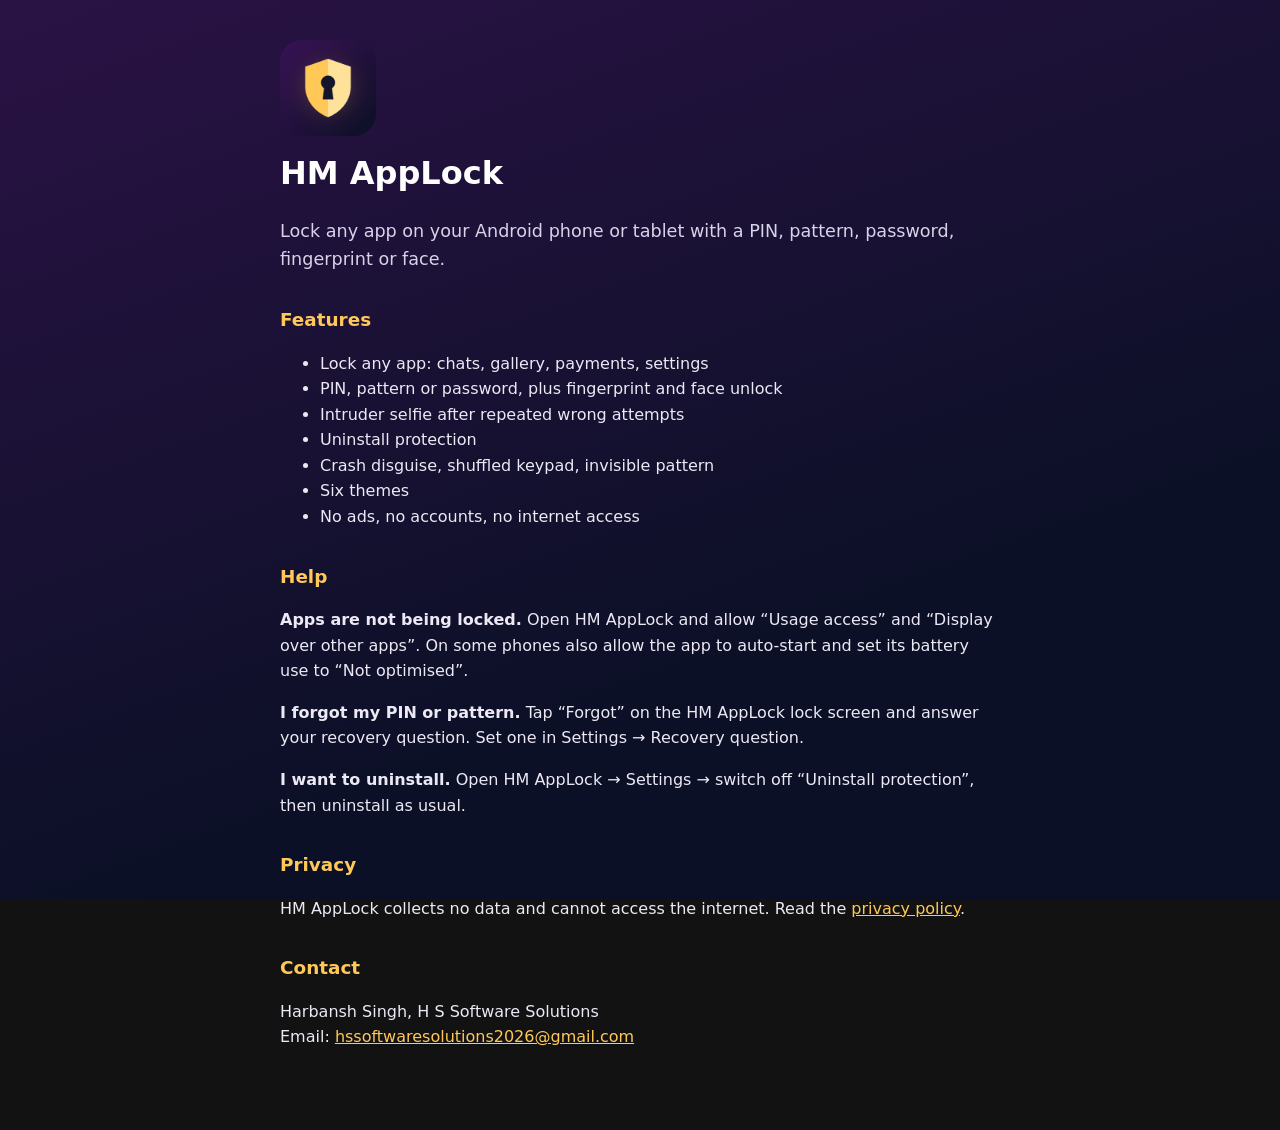
<file: index.html>
<!DOCTYPE html>
<html lang="en">
<head>
<meta charset="utf-8">
<meta name="viewport" content="width=device-width, initial-scale=1">
<title>HM AppLock – Lock any app on your phone</title>
<link rel="stylesheet" href="style.css">
</head>
<body>
<main>
<img class="icon" src="icon.png" alt="HM AppLock icon" width="96" height="96">
<h1>HM AppLock</h1>
<p class="lead">Lock any app on your Android phone or tablet with a PIN, pattern, password, fingerprint or face.</p>

<h2>Features</h2>
<ul>
<li>Lock any app: chats, gallery, payments, settings</li>
<li>PIN, pattern or password, plus fingerprint and face unlock</li>
<li>Intruder selfie after repeated wrong attempts</li>
<li>Uninstall protection</li>
<li>Crash disguise, shuffled keypad, invisible pattern</li>
<li>Six themes</li>
<li>No ads, no accounts, no internet access</li>
</ul>

<h2>Help</h2>
<p><strong>Apps are not being locked.</strong> Open HM AppLock and allow “Usage access” and “Display over other apps”.
On some phones also allow the app to auto-start and set its battery use to “Not optimised”.</p>
<p><strong>I forgot my PIN or pattern.</strong> Tap “Forgot” on the HM AppLock lock screen and answer your recovery
question. Set one in Settings → Recovery question.</p>
<p><strong>I want to uninstall.</strong> Open HM AppLock → Settings → switch off “Uninstall protection”, then uninstall as usual.</p>

<h2>Privacy</h2>
<p>HM AppLock collects no data and cannot access the internet. Read the <a href="privacy.html">privacy policy</a>.</p>

<h2>Contact</h2>
<p>Harbansh Singh, H S Software Solutions<br>
Email: <a href="mailto:hssoftwaresolutions2026@gmail.com">hssoftwaresolutions2026@gmail.com</a></p>
</main>
</body>
</html>
</file>
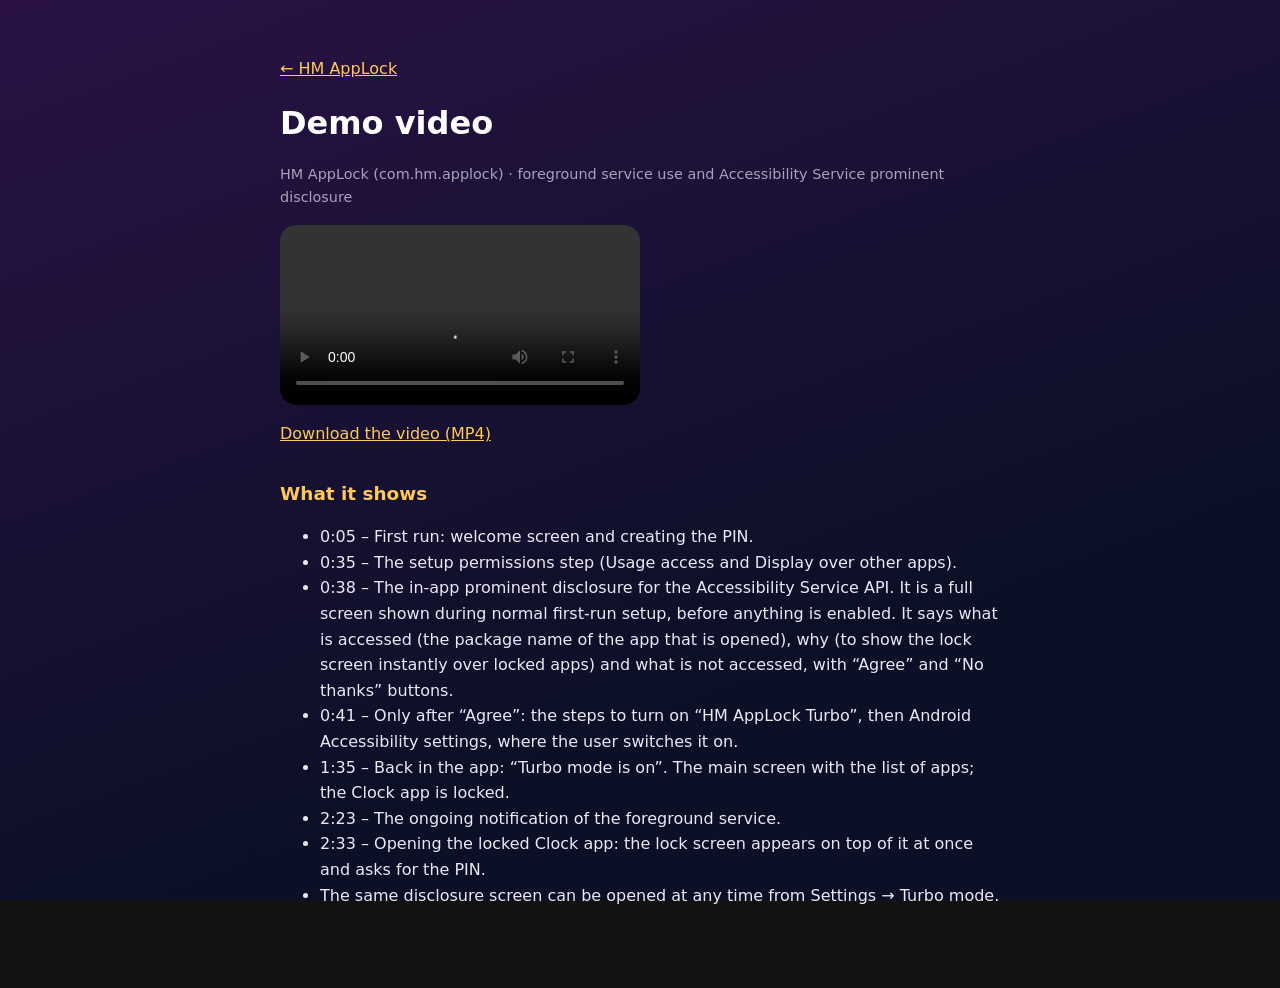
<file: demo.html>
<!DOCTYPE html>
<html lang="en">
<head>
<meta charset="utf-8">
<meta name="viewport" content="width=device-width, initial-scale=1">
<title>HM AppLock – Demo video</title>
<link rel="stylesheet" href="style.css">
</head>
<body>
<main>
<p><a href="index.html">← HM AppLock</a></p>
<h1>Demo video</h1>
<p class="muted">HM AppLock (com.hm.applock) · foreground service use and Accessibility Service prominent disclosure</p>
<video src="demo.mp4?v=3" controls playsinline style="width:100%;max-width:360px;border-radius:16px;display:block;margin:16px 0"></video>
<p><a href="demo.mp4?v=3">Download the video (MP4)</a></p>
<h2>What it shows</h2>
<ul>
<li>0:05 – First run: welcome screen and creating the PIN.</li>
<li>0:35 – The setup permissions step (Usage access and Display over other apps).</li>
<li>0:38 – The in-app prominent disclosure for the Accessibility Service API. It is a full screen shown during normal first-run setup, before anything is enabled. It says what is accessed (the package name of the app that is opened), why (to show the lock screen instantly over locked apps) and what is not accessed, with “Agree” and “No thanks” buttons.</li>
<li>0:41 – Only after “Agree”: the steps to turn on “HM AppLock Turbo”, then Android Accessibility settings, where the user switches it on.</li>
<li>1:35 – Back in the app: “Turbo mode is on”. The main screen with the list of apps; the Clock app is locked.</li>
<li>2:23 – The ongoing notification of the foreground service.</li>
<li>2:33 – Opening the locked Clock app: the lock screen appears on top of it at once and asks for the PIN.</li>
<li>The same disclosure screen can be opened at any time from Settings → Turbo mode.</li>
</ul>
</main>
</body>
</html>
</file>
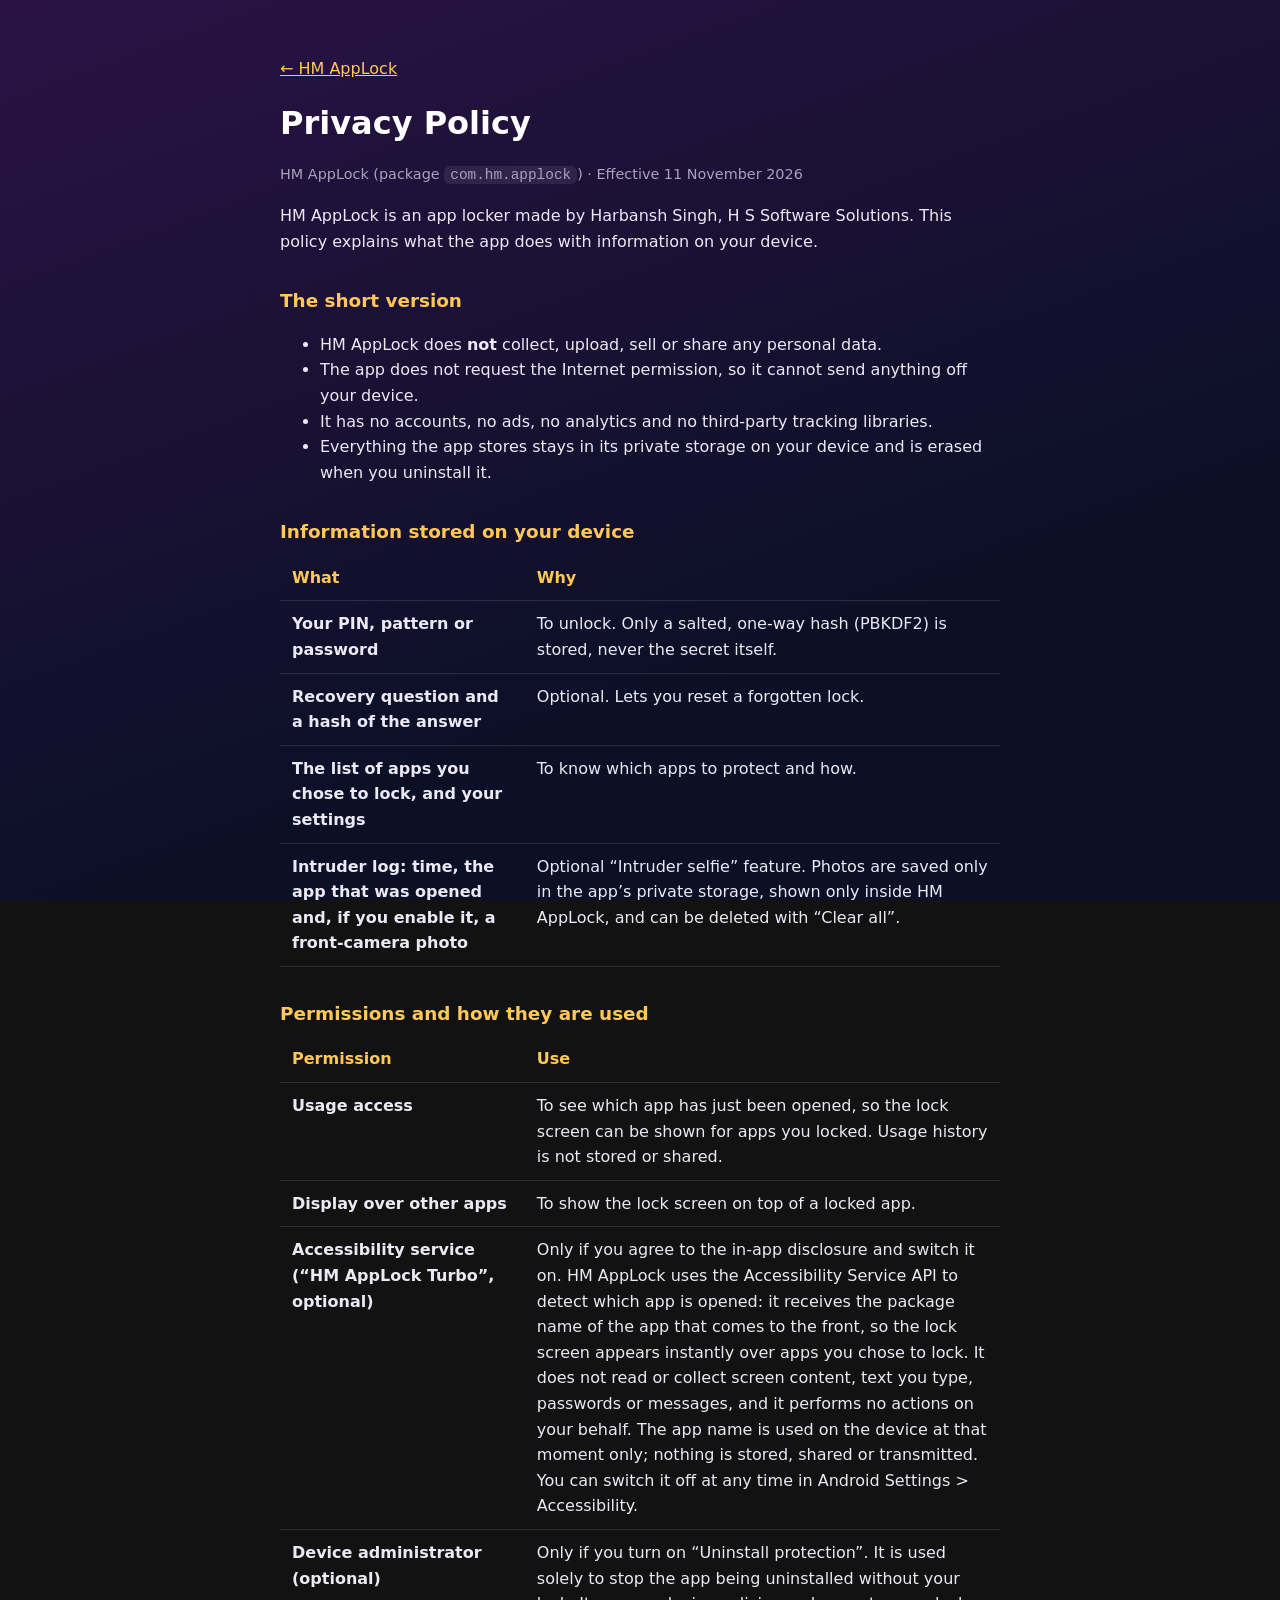
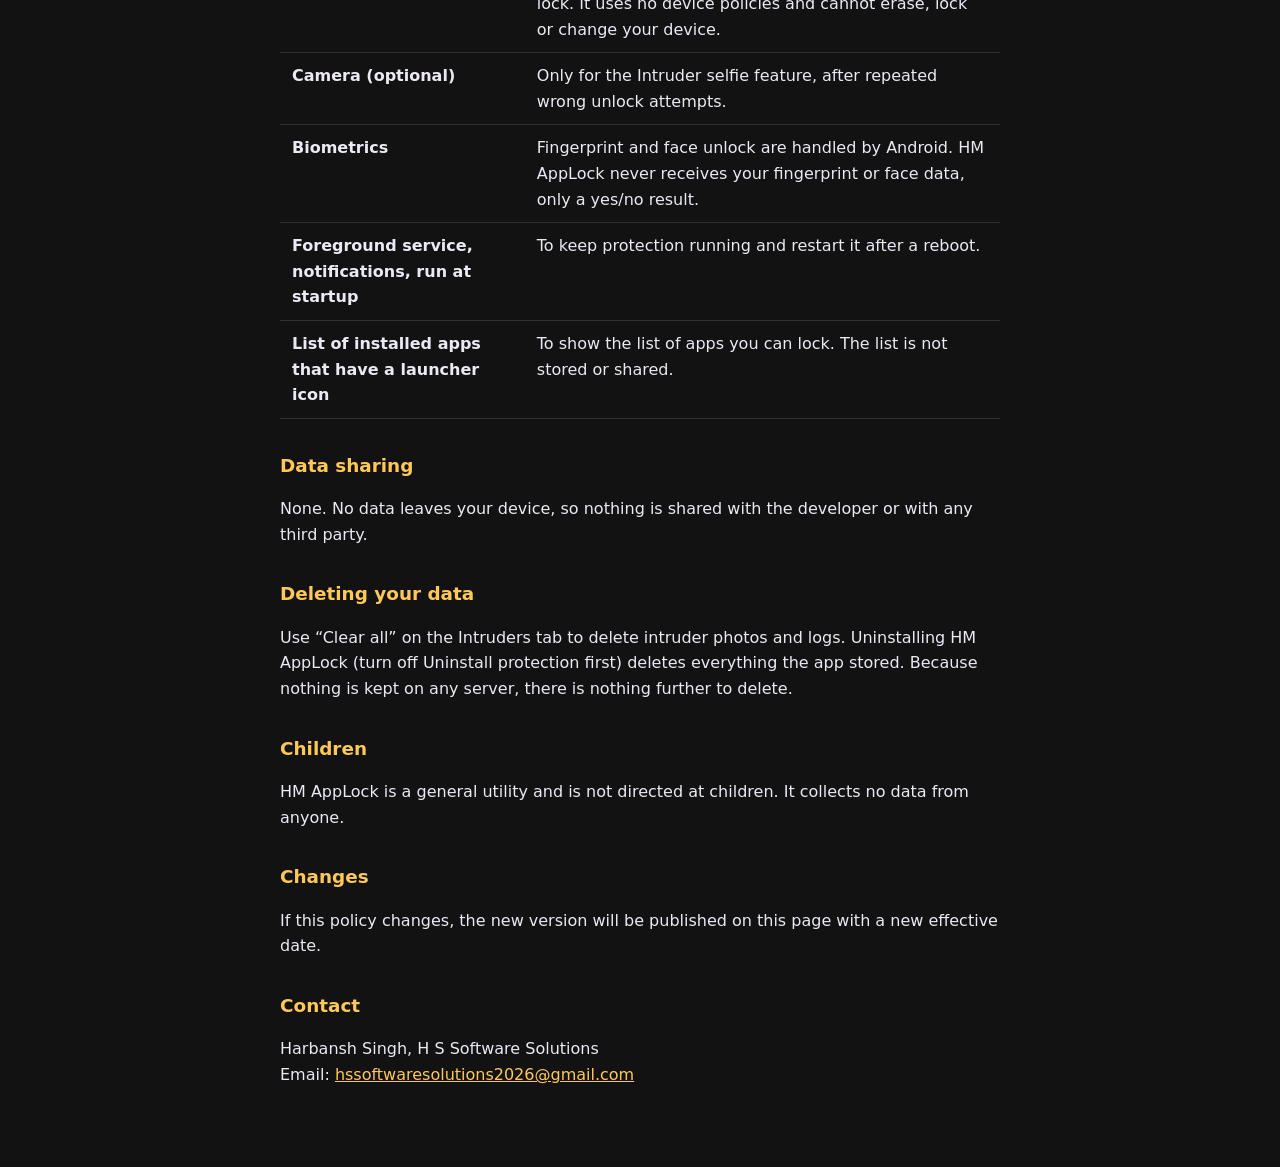
<file: privacy.html>
<!DOCTYPE html>
<html lang="en">
<head>
<meta charset="utf-8">
<meta name="viewport" content="width=device-width, initial-scale=1">
<title>HM AppLock – Privacy Policy</title>
<link rel="stylesheet" href="style.css">
</head>
<body>
<main>
<p><a href="index.html">← HM AppLock</a></p>
<h1>Privacy Policy</h1>
<p class="muted">HM AppLock (package <code>com.hm.applock</code>) · Effective 11 November 2026</p>

<p>HM AppLock is an app locker made by Harbansh Singh, H S Software Solutions. This policy explains
what the app does with information on your device.</p>

<h2>The short version</h2>
<ul>
<li>HM AppLock does <strong>not</strong> collect, upload, sell or share any personal data.</li>
<li>The app does not request the Internet permission, so it cannot send anything off your device.</li>
<li>It has no accounts, no ads, no analytics and no third-party tracking libraries.</li>
<li>Everything the app stores stays in its private storage on your device and is erased when you uninstall it.</li>
</ul>

<h2>Information stored on your device</h2>
<table>
<tr><th>What</th><th>Why</th></tr>
<tr><td>Your PIN, pattern or password</td><td>To unlock. Only a salted, one-way hash (PBKDF2) is stored, never the secret itself.</td></tr>
<tr><td>Recovery question and a hash of the answer</td><td>Optional. Lets you reset a forgotten lock.</td></tr>
<tr><td>The list of apps you chose to lock, and your settings</td><td>To know which apps to protect and how.</td></tr>
<tr><td>Intruder log: time, the app that was opened and, if you enable it, a front-camera photo</td><td>Optional “Intruder selfie” feature. Photos are saved only in the app’s private storage, shown only inside HM AppLock, and can be deleted with “Clear all”.</td></tr>
</table>

<h2>Permissions and how they are used</h2>
<table>
<tr><th>Permission</th><th>Use</th></tr>
<tr><td>Usage access</td><td>To see which app has just been opened, so the lock screen can be shown for apps you locked. Usage history is not stored or shared.</td></tr>
<tr><td>Display over other apps</td><td>To show the lock screen on top of a locked app.</td></tr>
<tr><td>Accessibility service (“HM AppLock Turbo”, optional)</td><td>Only if you agree to the in-app disclosure and switch it on. HM AppLock uses the Accessibility Service API to detect which app is opened: it receives the package name of the app that comes to the front, so the lock screen appears instantly over apps you chose to lock. It does not read or collect screen content, text you type, passwords or messages, and it performs no actions on your behalf. The app name is used on the device at that moment only; nothing is stored, shared or transmitted. You can switch it off at any time in Android Settings &gt; Accessibility.</td></tr>
<tr><td>Device administrator (optional)</td><td>Only if you turn on “Uninstall protection”. It is used solely to stop the app being uninstalled without your lock. It uses no device policies and cannot erase, lock or change your device.</td></tr>
<tr><td>Camera (optional)</td><td>Only for the Intruder selfie feature, after repeated wrong unlock attempts.</td></tr>
<tr><td>Biometrics</td><td>Fingerprint and face unlock are handled by Android. HM AppLock never receives your fingerprint or face data, only a yes/no result.</td></tr>
<tr><td>Foreground service, notifications, run at startup</td><td>To keep protection running and restart it after a reboot.</td></tr>
<tr><td>List of installed apps that have a launcher icon</td><td>To show the list of apps you can lock. The list is not stored or shared.</td></tr>
</table>

<h2>Data sharing</h2>
<p>None. No data leaves your device, so nothing is shared with the developer or with any third party.</p>

<h2>Deleting your data</h2>
<p>Use “Clear all” on the Intruders tab to delete intruder photos and logs. Uninstalling HM AppLock
(turn off Uninstall protection first) deletes everything the app stored. Because nothing is kept on any
server, there is nothing further to delete.</p>

<h2>Children</h2>
<p>HM AppLock is a general utility and is not directed at children. It collects no data from anyone.</p>

<h2>Changes</h2>
<p>If this policy changes, the new version will be published on this page with a new effective date.</p>

<h2>Contact</h2>
<p>Harbansh Singh, H S Software Solutions<br>
Email: <a href="mailto:hssoftwaresolutions2026@gmail.com">hssoftwaresolutions2026@gmail.com</a></p>
</main>
</body>
</html>
</file>
<file: style.css>
:root { color-scheme: dark; }
* { box-sizing: border-box; }
body {
  margin: 0;
  font: 16px/1.6 system-ui, -apple-system, "Segoe UI", Roboto, sans-serif;
  color: #ece8f4;
  background: linear-gradient(160deg, #2a1245 0%, #0b1026 70%) fixed;
  min-height: 100vh;
}
main { max-width: 760px; margin: 0 auto; padding: 40px 20px 64px; }
h1 { font-size: 2rem; margin: 12px 0 4px; color: #fff; }
h2 { font-size: 1.15rem; margin: 32px 0 8px; color: #ffc857; }
a { color: #ffc857; }
.lead { font-size: 1.1rem; color: #d9d2e8; }
.muted { color: #a9a2bb; font-size: 0.9rem; }
.icon { border-radius: 22px; display: block; }
code { background: rgba(255, 255, 255, 0.08); padding: 1px 6px; border-radius: 6px; }
table { width: 100%; border-collapse: collapse; margin: 8px 0; }
th, td { text-align: left; vertical-align: top; padding: 10px 12px; border-bottom: 1px solid rgba(255, 255, 255, 0.12); }
th { color: #ffc857; font-weight: 600; }
td:first-child { width: 34%; font-weight: 600; }
@media (max-width: 560px) {
  td, th { display: block; width: 100% !important; border-bottom: 0; padding: 4px 0; }
  tr { display: block; padding: 10px 0; border-bottom: 1px solid rgba(255, 255, 255, 0.12); }
  thead, tr:first-child th { display: none; }
}
</file>
